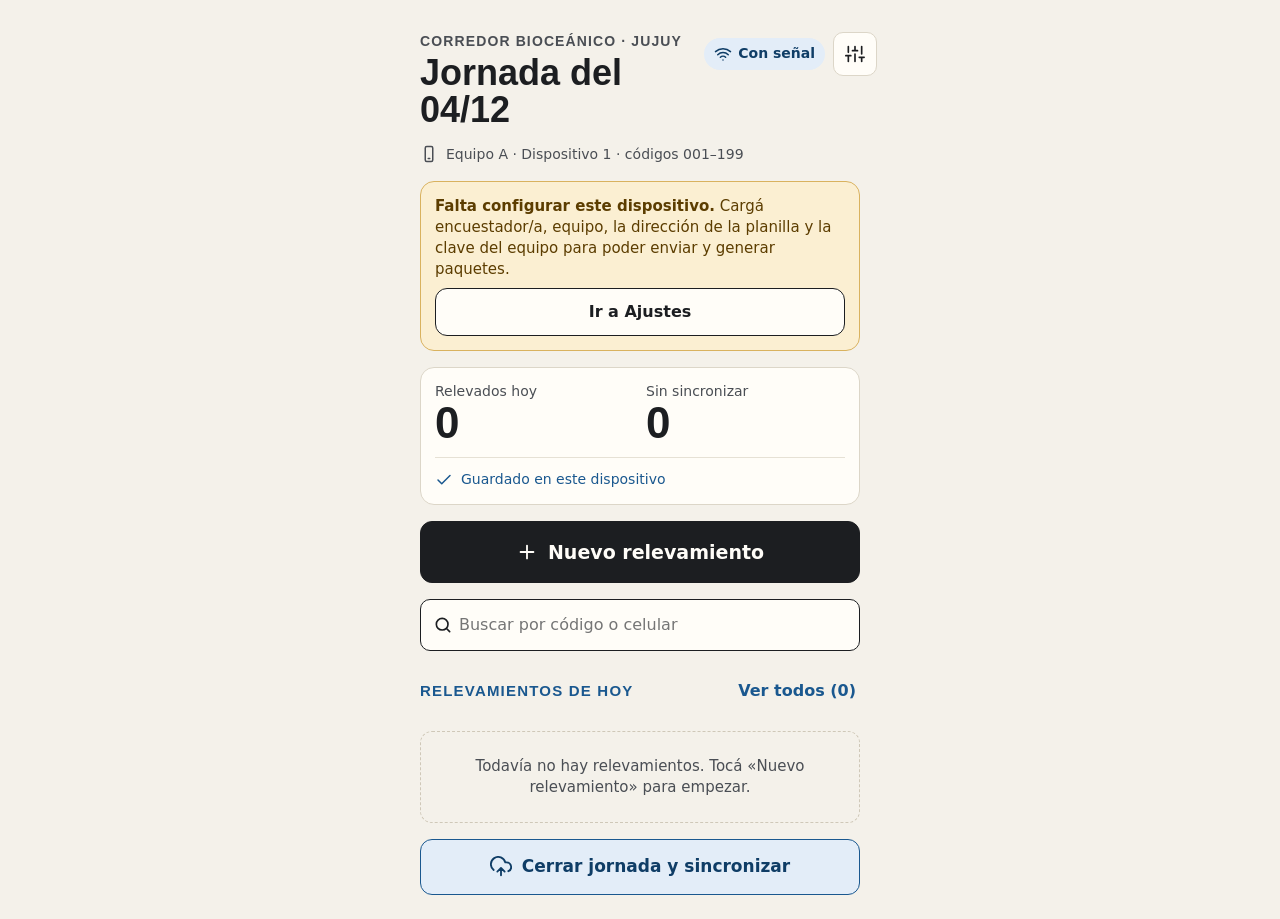
<file: index.html>
<!doctype html>
<html lang="es">
<head>
<meta charset="utf-8">
<meta name="viewport" content="width=device-width, initial-scale=1, viewport-fit=cover">
<!-- Seguridad (1.4): solo se ejecutan los programas de la propia app y solo se envían datos al script de Google. -->
<meta http-equiv="Content-Security-Policy" content="default-src 'self'; script-src 'self'; style-src 'self' 'unsafe-inline' https://fonts.googleapis.com; font-src 'self' https://fonts.gstatic.com; img-src 'self' data: blob:; media-src 'self' blob:; connect-src 'self' https://script.google.com https://script.googleusercontent.com; worker-src 'self'; manifest-src 'self'; object-src 'none'; base-uri 'none'; form-action 'none'">
<meta name="referrer" content="no-referrer">
<meta name="theme-color" content="#1C1E21">
<meta name="description" content="Relevamiento sociodemográfico y biológico de conductores de camiones del Corredor Bioceánico (Jujuy). Funciona sin conexión.">
<title>Relevamiento · Corredor Bioceánico Jujuy</title>
<link rel="manifest" href="manifest.webmanifest">
<link rel="icon" href="icons/icono-192.png" type="image/png">
<link rel="apple-touch-icon" href="icons/icono-192.png">
<link rel="preconnect" href="https://fonts.googleapis.com">
<link rel="preconnect" href="https://fonts.gstatic.com" crossorigin>
<link rel="stylesheet" href="https://fonts.googleapis.com/css2?family=Atkinson+Hyperlegible:wght@400;700&family=Barlow+Condensed:wght@600;700&family=IBM+Plex+Mono:wght@500&display=swap">
<link rel="stylesheet" href="css/estilos.css">
</head>
<body>
<div id="app" aria-live="polite"><main class="pantalla"><p>Cargando…</p></main></div>
<noscript><p style="padding:20px">Esta aplicación necesita JavaScript activado.</p></noscript>
<script src="js/config.js"></script>
<script src="js/calculos.js"></script>
<script src="js/cuestionario.js"></script>
<script src="js/registro.js"></script>
<script src="js/sync.js"></script>
<script src="js/db.js"></script>
<script src="js/grabacion.js"></script>
<script src="js/app.js"></script>
</body>
</html>
</file>
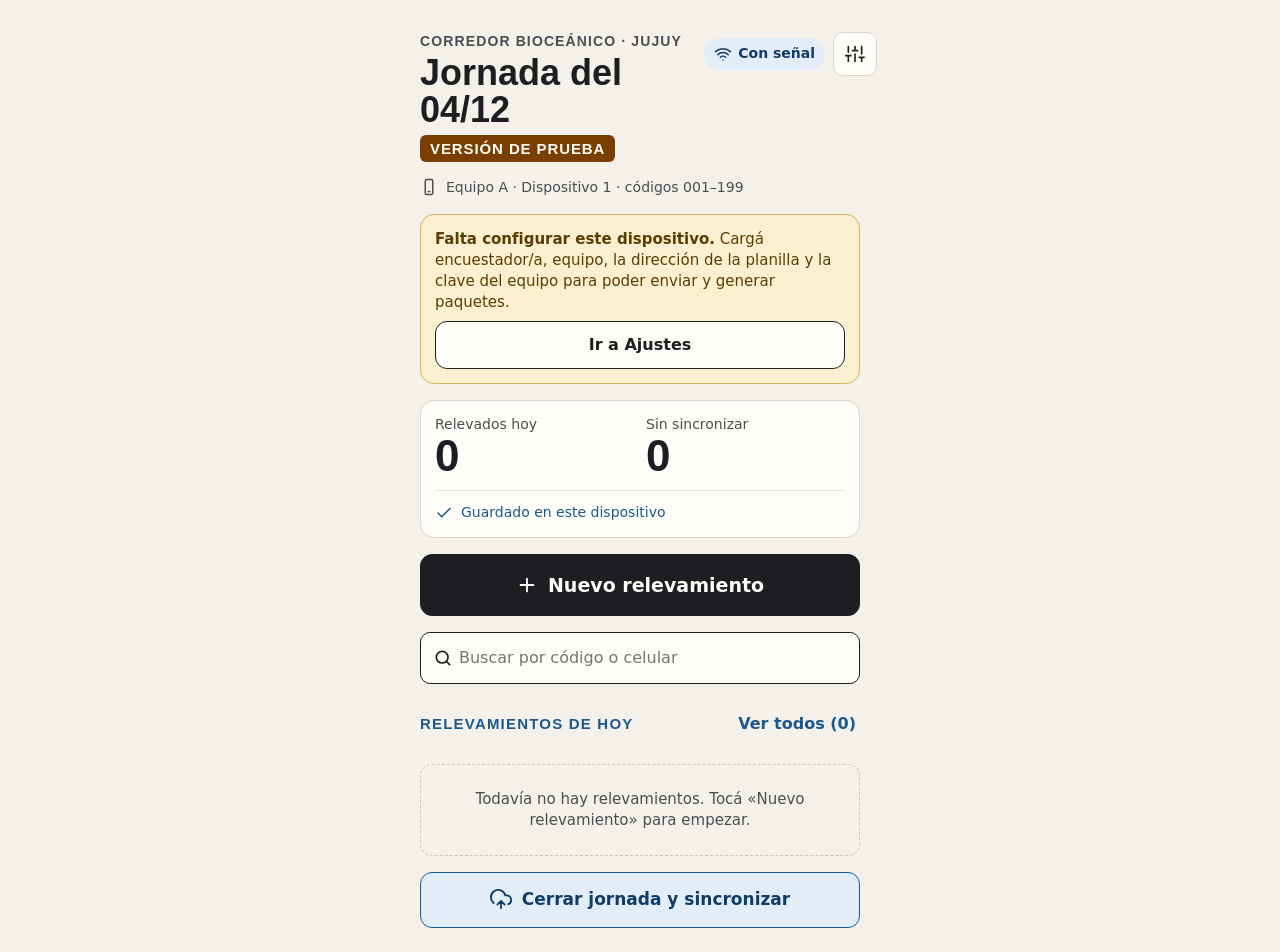
<file: prueba/index.html>
<!doctype html>
<html lang="es">
<head>
<meta charset="utf-8">
<meta name="viewport" content="width=device-width, initial-scale=1, viewport-fit=cover">
<!-- Seguridad (1.4): solo se ejecutan los programas de la propia app y solo se envían datos al script de Google. -->
<meta http-equiv="Content-Security-Policy" content="default-src 'self'; script-src 'self'; style-src 'self' 'unsafe-inline' https://fonts.googleapis.com; font-src 'self' https://fonts.gstatic.com; img-src 'self' data: blob:; media-src 'self' blob:; connect-src 'self' https://script.google.com https://script.googleusercontent.com; worker-src 'self'; manifest-src 'self'; object-src 'none'; base-uri 'none'; form-action 'none'">
<meta name="referrer" content="no-referrer">
<meta name="theme-color" content="#1C1E21">
<meta name="description" content="Relevamiento sociodemográfico y biológico de conductores de camiones del Corredor Bioceánico (Jujuy). Funciona sin conexión.">
<title>Relevamiento PRUEBA · Corredor Bioceánico Jujuy</title>
<link rel="manifest" href="manifest.webmanifest">
<link rel="icon" href="icons/icono-192.png" type="image/png">
<link rel="apple-touch-icon" href="icons/icono-192.png">
<link rel="preconnect" href="https://fonts.googleapis.com">
<link rel="preconnect" href="https://fonts.gstatic.com" crossorigin>
<link rel="stylesheet" href="https://fonts.googleapis.com/css2?family=Atkinson+Hyperlegible:wght@400;700&family=Barlow+Condensed:wght@600;700&family=IBM+Plex+Mono:wght@500&display=swap">
<link rel="stylesheet" href="css/estilos.css">
</head>
<body>
<div id="app" aria-live="polite"><main class="pantalla"><p>Cargando…</p></main></div>
<noscript><p style="padding:20px">Esta aplicación necesita JavaScript activado.</p></noscript>
<script src="js/config.js"></script>
<script src="js/calculos.js"></script>
<script src="js/cuestionario.js"></script>
<script src="js/registro.js"></script>
<script src="js/sync.js"></script>
<script src="js/db.js"></script>
<script src="js/grabacion.js"></script>
<script src="js/app.js"></script>
</body>
</html>
</file>
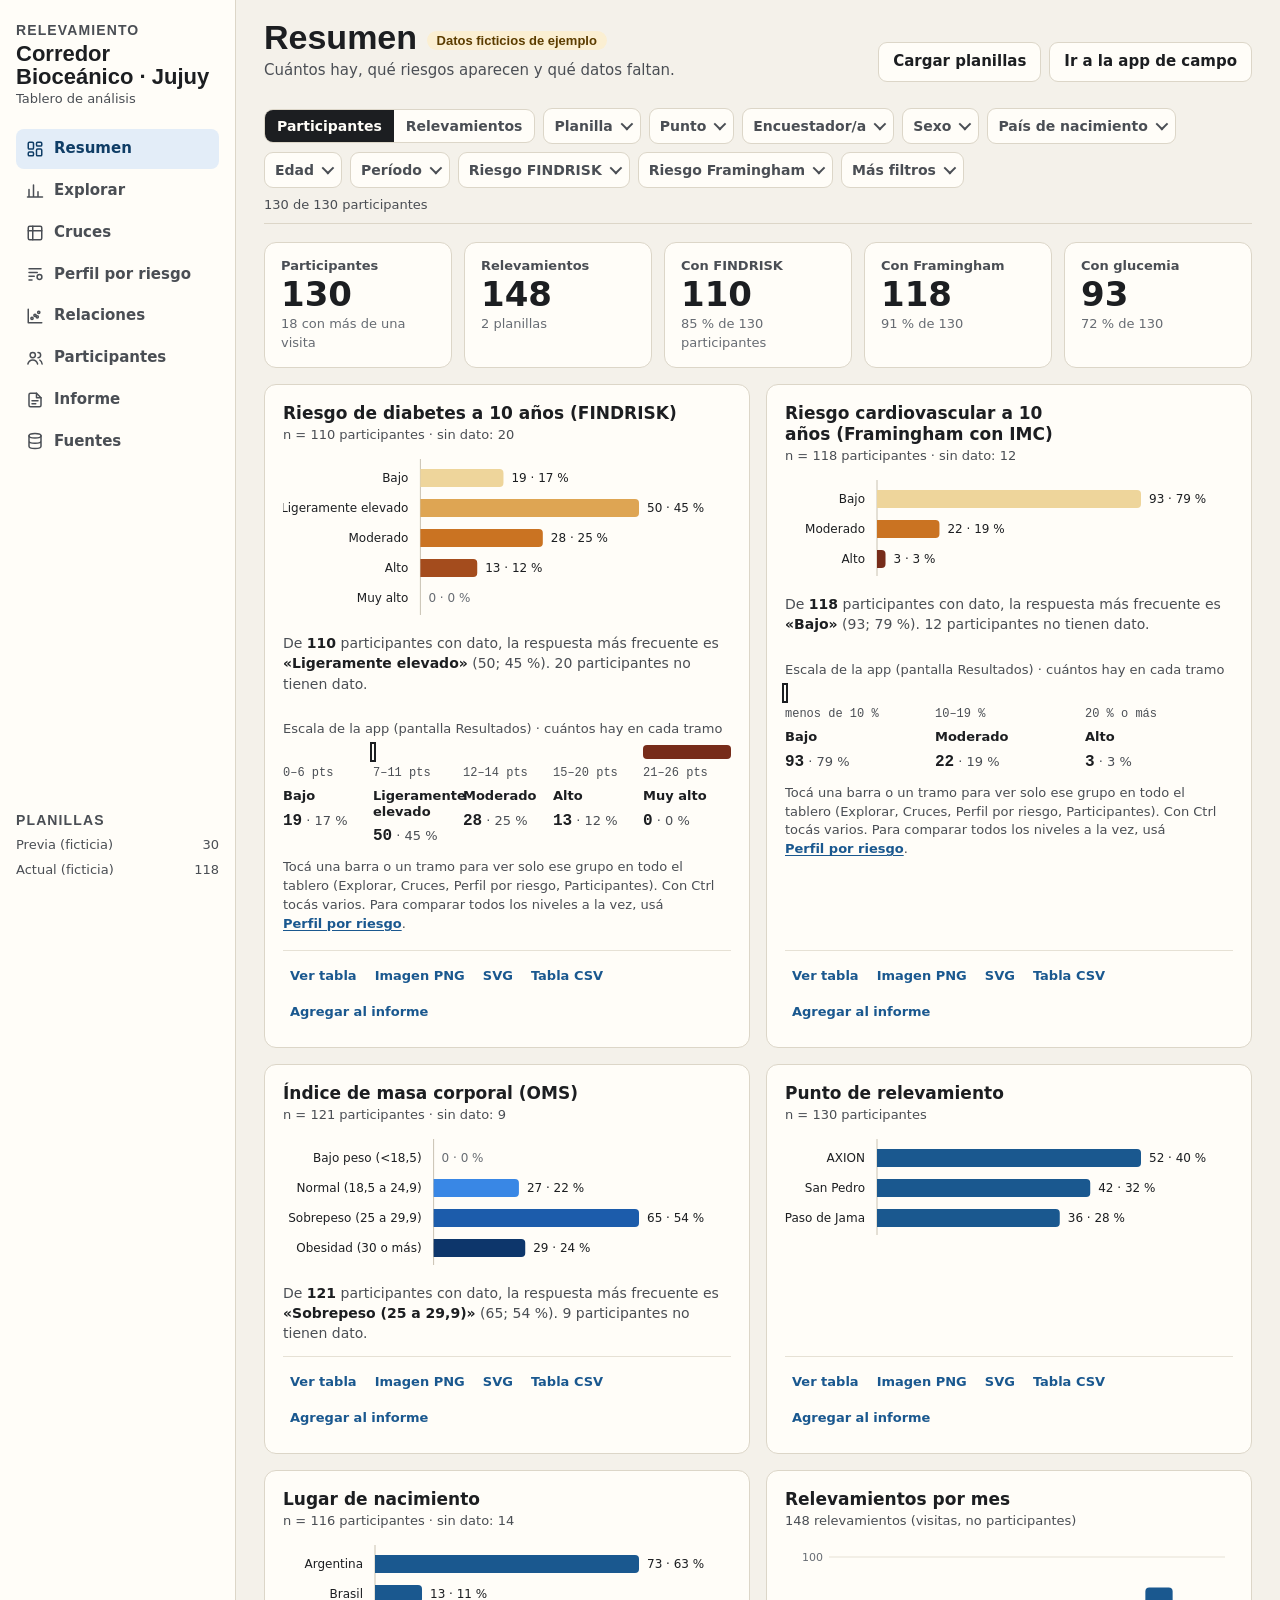
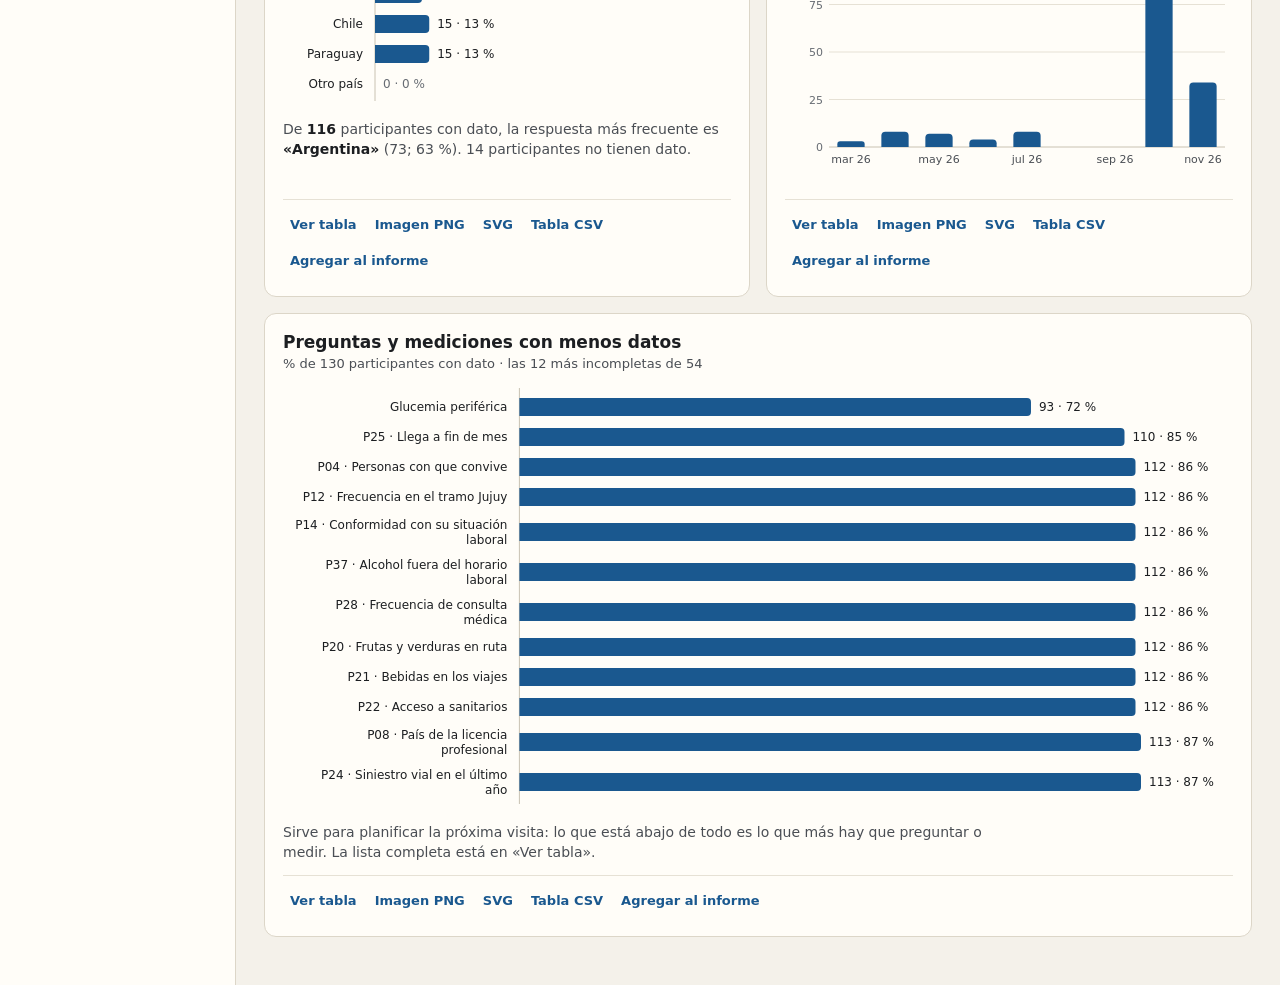
<file: tablero/index.html>
<!doctype html>
<html lang="es">
<head>
<meta charset="utf-8">
<meta name="viewport" content="width=device-width, initial-scale=1, viewport-fit=cover">
<!-- Seguridad (1.4): solo se ejecutan los programas del propio tablero y solo se piden datos al script de Google. -->
<meta http-equiv="Content-Security-Policy" content="default-src 'self'; script-src 'self'; style-src 'self' 'unsafe-inline' https://fonts.googleapis.com; font-src 'self' https://fonts.gstatic.com; img-src 'self' data: blob:; connect-src 'self' https://script.google.com https://script.googleusercontent.com; object-src 'none'; base-uri 'none'; form-action 'none'">
<meta name="referrer" content="no-referrer">
<title>Tablero del Relevamiento</title>
<meta name="description" content="Tablero de análisis del Relevamiento Corredor Bioceánico (Jujuy): carga de planillas, filtros, cruces y gráficos.">
<link rel="icon" href="../icons/icono-192.png">
<link rel="preconnect" href="https://fonts.googleapis.com">
<link rel="preconnect" href="https://fonts.gstatic.com" crossorigin>
<link rel="stylesheet" href="https://fonts.googleapis.com/css2?family=Atkinson+Hyperlegible:wght@400;700&family=Barlow+Condensed:wght@600;700&family=IBM+Plex+Mono:wght@500&display=swap">
<link rel="stylesheet" href="css/tablero.css">
</head>
<body>
<div class="marco">
  <aside class="lateral">
    <div class="marca-proyecto">
      <span class="ceja">Relevamiento</span>
      <strong>Corredor Bioceánico · Jujuy</strong>
      <span class="sub" style="font-size:13px;color:var(--tinta-2)">Tablero de análisis</span>
    </div>
    <nav class="nav" aria-label="Vistas del tablero">
      <button type="button" data-vista="resumen"><svg viewBox="0 0 24 24"><rect x="3" y="3" width="7" height="9" rx="1.5"/><rect x="14" y="3" width="7" height="5" rx="1.5"/><rect x="14" y="12" width="7" height="9" rx="1.5"/><rect x="3" y="16" width="7" height="5" rx="1.5"/></svg>Resumen</button>
      <button type="button" data-vista="explorar"><svg viewBox="0 0 24 24"><path d="M4 20V10M10 20V4M16 20v-7M22 20H2"/></svg>Explorar</button>
      <button type="button" data-vista="cruces"><svg viewBox="0 0 24 24"><rect x="3" y="3" width="18" height="18" rx="2"/><path d="M3 9h18M9 3v18"/></svg>Cruces</button>
      <button type="button" data-vista="perfil"><svg viewBox="0 0 24 24"><path d="M4 5h16M4 10h11M4 15h7M4 20h4"/><circle cx="18" cy="16" r="3.2"/></svg>Perfil por riesgo</button>
      <button type="button" data-vista="relaciones"><svg viewBox="0 0 24 24"><path d="M3 3v18h18"/><circle cx="8" cy="15" r="1.5"/><circle cx="12" cy="11" r="1.5"/><circle cx="17" cy="7" r="1.5"/><circle cx="15" cy="13" r="1.5"/></svg>Relaciones</button>
      <button type="button" data-vista="participantes"><svg viewBox="0 0 24 24"><circle cx="9" cy="8" r="3.5"/><path d="M2.5 20c.8-3.6 3.4-5.5 6.5-5.5s5.7 1.9 6.5 5.5M16 4.5a3.5 3.5 0 0 1 0 7M18.5 14.8c1.6.8 2.6 2.5 3 5.2"/></svg>Participantes</button>
      <button type="button" data-vista="informe"><svg viewBox="0 0 24 24"><path d="M14 3H6a2 2 0 0 0-2 2v14a2 2 0 0 0 2 2h12a2 2 0 0 0 2-2V9z"/><path d="M14 3v6h6M8 13h8M8 17h5"/></svg>Informe</button>
      <button type="button" data-vista="fuentes"><svg viewBox="0 0 24 24"><ellipse cx="12" cy="5" rx="8" ry="3"/><path d="M4 5v14c0 1.7 3.6 3 8 3s8-1.3 8-3V5M4 12c0 1.7 3.6 3 8 3s8-1.3 8-3"/></svg>Fuentes</button>
    </nav>
    <div class="fuentes-mini" id="fuentes-mini"></div>
  </aside>
  <main class="principal">
    <header class="cabecera">
      <div>
        <h1><span id="titulo-vista">Resumen</span> <span id="pildora-datos"></span></h1>
        <p class="bajada" id="bajada-vista"></p>
      </div>
      <div class="acciones-cab">
        <label class="btn sec"><input type="file" id="archivo" accept=".xlsx,.csv,.txt" multiple hidden>Cargar planillas</label>
        <a class="btn sec" href="../">Ir a la app de campo</a>
      </div>
    </header>
    <section class="filtros" id="filtros" aria-label="Filtros"></section>
    <div id="vista"></div>
  </main>
</div>
<div id="globo" role="tooltip" hidden></div>
<div id="aviso" role="status" hidden></div>

<script src="lib/jszip.min.js"></script>
<script src="../js/cuestionario.js"></script>
<script src="../js/calculos.js"></script>
<script src="js/estadistica.js"></script>
<script src="js/datos.js"></script>
<script src="js/graficos.js"></script>
<script src="js/ejemplo.js"></script>
<script src="js/tablero.js"></script>
</body>
</html>
</file>
<file: css/estilos.css>
/* Relevamiento · Corredor Bioceánico Jujuy — estilos de la app de campo */
:root {
  --suelo: #F4F1EA;
  --superficie: #FFFDF8;
  --tinta: #1C1E21;
  --tinta-2: #4A4E54;
  --linea: #DCD6C8;
  --linea-2: #CFC8B8;
  --borde-campo: #8A8F96;
  --azul: #1A588F;
  --azul-osc: #0F3D66;
  --azul-claro: #E3EDF8;
  --ambar: #E8A317;
  --ambar-claro: #FBEFD2;
  --ambar-osc: #5C3D00;
  --error: #9A3412;
  --r1: #EED59B; --r2: #DEA553; --r3: #CA7322; --r4: #A44C1D; --r5: #772C1A;
  --f-texto: 'Atkinson Hyperlegible', 'Segoe UI', system-ui, sans-serif;
  --f-titulo: 'Barlow Condensed', 'Arial Narrow', 'Roboto Condensed', sans-serif;
  --f-mono: 'IBM Plex Mono', ui-monospace, 'Roboto Mono', monospace;
}
* { box-sizing: border-box; }
html, body { margin: 0; background: var(--suelo); color: var(--tinta); }
body { font-family: var(--f-texto); font-size: 16px; line-height: 1.4; -webkit-text-size-adjust: 100%; }
button, input, select, textarea { font: inherit; color: inherit; }
a { color: var(--azul); }
a:hover { color: var(--azul-osc); }
:focus-visible { outline: 3px solid var(--azul); outline-offset: 2px; }
h1[tabindex="-1"]:focus { outline: none; }
[hidden] { display: none !important; }

.pantalla { max-width: 480px; margin: 0 auto; min-height: 100vh; min-height: 100dvh; padding: 20px 20px 24px;
  display: flex; flex-direction: column; gap: 16px; }
.pantalla.ancha { max-width: 720px; }

/* Encabezados */
.ceja { font-family: var(--f-titulo); font-size: 14px; font-weight: 600; letter-spacing: .08em; text-transform: uppercase; color: var(--tinta-2); }
.ceja.azul { color: var(--azul); font-size: 15px; }
h1.titulo { margin: 0; font-family: var(--f-titulo); font-size: 28px; line-height: 1.05; font-weight: 700; }
h1.titulo.grande { font-size: 36px; }
h2.seccion { margin: 0; font-family: var(--f-titulo); font-size: 15px; font-weight: 600; letter-spacing: .08em; text-transform: uppercase; color: var(--azul); }
.barra { display: flex; align-items: center; gap: 12px; min-height: 48px; }
.barra .bloque-titulo { display: flex; flex-direction: column; min-width: 0; flex: 1; }
.cabecera { display: flex; justify-content: space-between; align-items: flex-start; gap: 12px; }
.icono-btn { width: 44px; height: 44px; display: inline-flex; align-items: center; justify-content: center; flex: none;
  border-radius: 10px; color: var(--tinta); background: var(--superficie); border: 1.5px solid var(--linea); cursor: pointer; text-decoration: none; padding: 0; }
svg.ico { width: 20px; height: 20px; fill: none; stroke: currentColor; stroke-width: 2; stroke-linecap: round; stroke-linejoin: round; flex: none; }

.chip-red { display: inline-flex; align-items: center; gap: 6px; padding: 6px 10px; border-radius: 999px; font-size: 14px; font-weight: 700; flex: none; }
.chip-red.sin { background: var(--ambar-claro); color: var(--ambar-osc); }
.chip-red.con { background: var(--azul-claro); color: var(--azul-osc); }
.linea-dispositivo { display: flex; align-items: flex-start; gap: 8px; font-size: 14px; color: var(--tinta-2); }

/* Placas de código */
.placa { font-family: var(--f-mono); font-weight: 500; border: 2px solid var(--tinta); border-radius: 12px; background: var(--superficie);
  padding: 10px 14px; display: flex; flex-direction: column; align-items: center; gap: 2px; }
.placa .valor { font-size: 34px; letter-spacing: .04em; }
.placa .partes { font-family: var(--f-titulo); font-size: 14px; font-weight: 600; letter-spacing: .1em; text-transform: uppercase; color: var(--tinta-2); }
.placa-chica { font-family: var(--f-mono); font-size: 13px; font-weight: 500; padding: 4px 7px; border: 1.5px solid var(--tinta); border-radius: 6px; background: var(--superficie); flex: none; white-space: nowrap; }

/* Tarjetas */
.tarjeta { background: var(--superficie); border: 1.5px solid var(--linea); border-radius: 14px; padding: 14px; display: flex; flex-direction: column; gap: 8px; }
.tarjeta.azul { background: var(--azul-claro); border-color: var(--azul); }
.tarjeta.discontinua { border-style: dashed; border-color: #6B6F75; }
.tarjeta.aviso { background: var(--ambar-claro); border-color: #D9B25F; color: var(--ambar-osc); }
.tarjeta p { margin: 0; font-size: 15px; }
.cifras { display: grid; grid-template-columns: repeat(2, minmax(0, 1fr)); gap: 12px; }
.cifras.tres { grid-template-columns: repeat(3, minmax(0, 1fr)); }
.cifra { display: flex; flex-direction: column; }
.cifra .rotulo { font-size: 14px; color: var(--tinta-2); }
.cifra .numero { font-family: var(--f-titulo); font-size: 44px; line-height: 1; font-weight: 700; display: flex; align-items: center; gap: 8px; }
.cifras.tres .numero { font-size: 34px; }
.punto-pendiente { width: 12px; height: 12px; border-radius: 50%; background: var(--ambar); border: 2px solid var(--ambar-osc); flex: none; display: inline-block; }
.separador { border-top: 1px solid #E6E1D5; padding-top: 12px; }
.ok-linea { display: flex; align-items: center; gap: 8px; font-size: 14px; color: var(--azul); }
.error-linea { display: flex; align-items: center; gap: 8px; font-size: 14px; color: var(--error); }

/* Botones */
.btn { display: flex; align-items: center; justify-content: center; gap: 10px; min-height: 52px; padding: 0 16px; border-radius: 12px;
  font-size: 17px; font-weight: 700; text-decoration: none; cursor: pointer; border: 1.5px solid var(--tinta); background: var(--superficie); color: var(--tinta); }
.btn.primario { background: var(--tinta); color: var(--superficie); min-height: 60px; font-size: 18px; }
.btn.azul { background: var(--azul); border-color: var(--azul); color: #fff; }
.btn.azul-claro { background: var(--azul-claro); border-color: var(--azul); color: var(--azul-osc); }
.btn.chico { min-height: 44px; font-size: 15px; padding: 0 12px; }
.btn.peligro { color: var(--error); border-color: var(--error); }
.btn:disabled { opacity: .45; cursor: not-allowed; }
.fila-botones { display: grid; grid-template-columns: minmax(0, 1fr) minmax(0, 2fr); gap: 10px; }
.empujar-abajo { margin-top: auto; }
.pie-fijo { position: sticky; bottom: 0; margin: 0 -20px -24px; padding: 12px 20px 20px; background: linear-gradient(to bottom, rgba(244,241,234,0), var(--suelo) 18px); }

/* Preguntas */
fieldset.pregunta { margin: 0; padding: 0; border: 0; display: flex; flex-direction: column; gap: 8px; min-width: 0; }
fieldset.pregunta legend { padding: 0; margin-bottom: 8px; font-size: 17px; font-weight: 700; line-height: 1.35; }
.num-preg { font-family: var(--f-mono); font-size: 14px; color: var(--azul); margin-right: 6px; }
.opciones { display: flex; flex-direction: column; gap: 8px; }
.opciones.en-linea { flex-direction: row; flex-wrap: wrap; }
.opciones.grilla-2 { display: grid; grid-template-columns: repeat(2, minmax(0, 1fr)); }
.opciones.grilla-3 { display: grid; grid-template-columns: repeat(3, minmax(0, 1fr)); }
.opciones.grilla-3.primera-sola > .opcion:first-child { grid-column: 1 / -1; }
.opcion { min-height: 48px; padding: 8px 14px; border-radius: 10px; border: 1.5px solid var(--linea-2); background: var(--superficie);
  color: var(--tinta); font-size: 16px; text-align: left; display: flex; align-items: center; gap: 12px; cursor: pointer; }
.opciones.en-linea .opcion, .opciones.grilla-2 .opcion, .opciones.grilla-3 .opcion { justify-content: center; text-align: center; padding: 8px 12px; }
.opcion[aria-pressed="true"] { border-color: var(--tinta); background: var(--tinta); color: var(--superficie); font-weight: 700; }
.marca { width: 20px; height: 20px; border-radius: 50%; border: 2px solid var(--borde-campo); flex: none; }
.opcion[aria-pressed="true"] .marca { border: 6px solid var(--ambar); background: var(--tinta); }
.marca.cuadrada { border-radius: 5px; display: inline-flex; align-items: center; justify-content: center; }
.opcion[aria-pressed="true"] .marca.cuadrada { border: 2px solid var(--ambar); background: var(--ambar); }
.opcion .marca.cuadrada svg { width: 14px; height: 14px; stroke: var(--tinta); stroke-width: 3; opacity: 0; }
.opcion[aria-pressed="true"] .marca.cuadrada svg { opacity: 1; }

.campo { display: flex; flex-direction: column; gap: 4px; min-width: 0; }
.campo label, .rotulo-campo { font-size: 14px; font-weight: 700; }
.entrada { height: 52px; border: 1.5px solid var(--borde-campo); border-radius: 10px; background: var(--superficie); padding: 0 14px; font-size: 17px; width: 100%; min-width: 0; }
.entrada.mono { font-family: var(--f-mono); font-size: 20px; }
.entrada.centro { text-align: center; }
textarea.entrada { height: auto; min-height: 80px; padding: 10px 14px; resize: vertical; }
.con-unidad { display: flex; align-items: center; gap: 6px; height: 52px; border: 1.5px solid var(--borde-campo); border-radius: 10px; background: var(--superficie); padding: 0 12px; }
.con-unidad input { border: 0; outline: none; background: transparent; font-family: var(--f-mono); font-size: 20px; width: 100%; min-width: 0; padding: 0; }
.con-unidad:focus-within, .entrada:focus { border-color: var(--azul); border-width: 2px; outline: none; }
.con-unidad .unidad { font-size: 14px; color: var(--tinta-2); }
.ayuda { font-size: 13px; color: var(--tinta-2); }
.ayuda.error { color: var(--error); font-weight: 700; }
.invalido { border-color: var(--error) !important; }
.grilla-campos { display: grid; grid-template-columns: repeat(2, minmax(0, 1fr)); gap: 10px; }
.grilla-campos.tres { grid-template-columns: repeat(3, minmax(0, 1fr)); }
.fila-lista { display: grid; grid-template-columns: 116px minmax(0, 1fr); gap: 8px; align-items: center; }
.fila-lista label { font-size: 14px; line-height: 1.25; font-weight: 400; }
select.entrada { padding: 0 10px; font-size: 16px; }
.casilla-linea { display: flex; align-items: flex-start; gap: 12px; background: var(--superficie); border: 1.5px solid var(--linea); border-radius: 12px; padding: 12px 14px; }
.casilla-linea input { width: 24px; height: 24px; margin: 0; accent-color: var(--tinta); flex: none; }
.casilla-linea label { font-size: 15px; line-height: 1.35; }

/* Progreso */
.pasos { display: grid; gap: 6px; }
.paso { display: flex; flex-direction: column; gap: 4px; font-size: 13px; color: var(--tinta-2); background: none; border: 0; padding: 0; text-align: left; cursor: pointer; }
.paso .barrita { height: 6px; border-radius: 3px; background: var(--linea); }
.paso.hecho .barrita { background: var(--tinta); }
.paso.actual { color: var(--tinta); font-weight: 700; }
.paso.actual .barrita { background: var(--ambar); }
.segmentos { display: grid; gap: 4px; }
.segmento { height: 10px; border-radius: 4px; background: var(--linea); border: 0; padding: 0; cursor: pointer; }
.segmento.hecho { background: var(--tinta); }
.segmento.actual { background: var(--ambar); }
.fila-progreso { display: flex; justify-content: space-between; align-items: center; gap: 8px; font-size: 14px; }

/* Lista de relevamientos */
.lista { display: flex; flex-direction: column; gap: 8px; }
.registro { background: var(--superficie); border: 1.5px solid var(--linea); border-radius: 12px; padding: 12px 14px; display: flex; flex-direction: column; gap: 8px; text-align: left; cursor: pointer; width: 100%; }
.registro .arriba, .registro .abajo { display: flex; justify-content: space-between; align-items: center; gap: 8px; }
.registro .cod { font-family: var(--f-mono); font-size: 17px; font-weight: 500; }
.registro .hora { font-size: 14px; color: var(--tinta-2); }
.pildoras { display: flex; gap: 6px; flex-wrap: wrap; }
.pildora { padding: 1px 7px; border-radius: 6px; border: 1.5px solid var(--borde-campo); color: var(--tinta-2); font-size: 13px; font-weight: 700; }
.pildora.hecha { background: var(--tinta); border-color: var(--tinta); color: var(--superficie); }
.pildora.rechazada { border-style: dashed; }
.estado { display: inline-flex; align-items: center; gap: 6px; font-size: 13px; font-weight: 700; white-space: nowrap; }
.estado.pend { color: var(--ambar-osc); }
.estado.inc { color: var(--error); }
.estado.sinc { color: var(--azul); }
.estado .punto-pendiente { width: 10px; height: 10px; }
.vacio { text-align: center; color: var(--tinta-2); font-size: 15px; padding: 24px 8px; border: 1.5px dashed var(--linea-2); border-radius: 12px; }

/* Cálculos y resultados */
.calc { background: var(--azul-claro); border: 1.5px solid var(--azul); border-radius: 12px; padding: 12px 14px; display: flex; flex-direction: column; gap: 6px; }
.calc .titulo-calc { display: flex; align-items: center; gap: 8px; font-family: var(--f-titulo); font-size: 15px; font-weight: 600; letter-spacing: .08em; text-transform: uppercase; color: var(--azul-osc); }
.calc-fila { display: flex; justify-content: space-between; align-items: center; gap: 8px; font-size: 15px; }
.calc-fila .pts { font-family: var(--f-mono); font-size: 13px; white-space: nowrap; }
.calc .nota { font-size: 13px; color: #2B4A66; }
.resumen-pie { flex: 1; min-width: 0; display: flex; flex-direction: column; font-size: 14px; line-height: 1.3; }
.fila-pie { display: flex; align-items: center; gap: 12px; }
.resultado-cabeza { display: flex; justify-content: space-between; align-items: flex-end; gap: 12px; }
.grande-num { display: flex; align-items: baseline; gap: 4px; }
.grande-num .n { font-family: var(--f-titulo); font-size: 52px; line-height: .95; font-weight: 700; }
.grande-num .u { font-size: 15px; color: var(--tinta-2); }
.categoria { display: flex; flex-direction: column; align-items: flex-end; text-align: right; }
.categoria .c { font-family: var(--f-titulo); font-size: 28px; line-height: 1; font-weight: 700; }
.categoria .p { font-size: 14px; color: var(--tinta-2); }
.escala { display: grid; gap: 3px; margin-top: 4px; }
.escala span { height: 12px; border-radius: 3px; }
.escala .activo { box-shadow: 0 0 0 2px var(--superficie), 0 0 0 4px var(--tinta); }
.escala-rotulos { display: grid; gap: 3px; font-size: 13px; color: var(--tinta-2); text-align: center; }
.escala-rotulos .activo { color: var(--tinta); font-weight: 700; }
.detalle-pts { margin: 2px 0 0; font-size: 13px; color: var(--tinta-2); }
.etiqueta-aviso { align-self: flex-start; font-size: 13px; padding: 4px 8px; border-radius: 6px; background: var(--ambar-claro); color: var(--ambar-osc); }

/* Mensajes */
.toast { position: fixed; left: 50%; bottom: 24px; transform: translateX(-50%); max-width: calc(100% - 40px); background: var(--tinta); color: var(--superficie);
  padding: 12px 16px; border-radius: 12px; font-size: 15px; z-index: 10; box-shadow: 0 6px 24px rgba(0,0,0,.2); }
.oculto-visual { position: absolute; width: 1px; height: 1px; overflow: hidden; clip: rect(0 0 0 0); white-space: nowrap; }
.resultados-importacion { display: flex; flex-direction: column; gap: 6px; font-size: 14px; }
.mono { font-family: var(--f-mono); }
.bitacora { display: flex; flex-direction: column; gap: 6px; max-height: 300px; overflow-y: auto; overflow-wrap: anywhere; }
details.tarjeta > summary { list-style: revert; }

@media (min-width: 720px) {
  .pantalla { padding-top: 32px; }
}

/* ---------- App 1.5: botones más grandes, grabación y entrevista ---------- */
.opciones { gap: 10px; }
.opcion { min-height: 56px; font-size: 17px; border-width: 2px; border-radius: 12px; }
.opciones.grilla-2 .opcion, .opciones.grilla-3 .opcion { padding: 6px 10px; line-height: 1.2; }
.opciones.ultima-sola > .opcion:last-child { grid-column: 1 / -1; }
.btn { min-height: 56px; font-size: 17px; }
.btn.primario { min-height: 62px; font-size: 19px; }
.btn.chico { min-height: 48px; font-size: 16px; }
.pregunta legend { font-size: 18px; }
.casilla-linea.grande input { width: 30px; height: 30px; }
.casilla-linea.grande label { font-size: 17px; }

.etiqueta-prueba { align-self: flex-start; margin-top: 4px; padding: 3px 10px; border-radius: 6px; background: #7A3E00; color: #FFFDF8;
  font-family: var(--f-titulo); font-size: 15px; font-weight: 700; letter-spacing: .06em; text-transform: uppercase; }

.barra-grabacion { position: sticky; top: 0; z-index: 5; display: flex; align-items: center; gap: 10px; padding: 6px 6px 6px 14px;
  border-radius: 12px; background: var(--tinta); color: var(--superficie); font-weight: 700; }
.barra-grabacion .btn { background: transparent; color: var(--superficie); border: 2px solid var(--superficie); }
.barra-grabacion.pausada { background: #4A4E54; }
.barra-grabacion.cortada { background: #9A3412; justify-content: space-between; }
.punto-grabando { width: 14px; height: 14px; border-radius: 50%; background: #E5484D; flex: none; display: inline-block; }
.barra-grabacion:not(.pausada) .punto-grabando { animation: latido 1.2s ease-in-out infinite; }
@keyframes latido { 50% { opacity: .35; } }
@media (prefers-reduced-motion: reduce) { .barra-grabacion .punto-grabando { animation: none; } }
.punto-detener { width: 14px; height: 14px; border-radius: 3px; background: var(--superficie); flex: none; display: inline-block; }

.profundizar { background: var(--azul-claro); border: 2px solid var(--azul); border-radius: 14px; padding: 6px; display: flex; flex-direction: column; gap: 4px; }
.prof-cabeza { display: flex; align-items: center; justify-content: space-between; gap: 8px; min-height: 56px; padding: 0 8px 0 10px;
  border: 0; border-radius: 10px; background: transparent; color: var(--azul-osc); cursor: pointer; text-align: left; }
.prof-titulo { font-family: var(--f-titulo); font-size: 19px; font-weight: 700; letter-spacing: .04em; text-transform: uppercase; }
.prof-cuenta { display: flex; align-items: center; gap: 8px; flex: none; font-size: 16px; font-weight: 700; }
.prof-flecha { display: flex; width: 34px; height: 34px; border-radius: 8px; background: var(--azul-osc); color: var(--superficie);
  align-items: center; justify-content: center; font-size: 16px; }
.prof-fila { display: flex; align-items: center; gap: 12px; min-height: 56px; padding: 6px 10px; border: 0; border-radius: 10px;
  background: transparent; color: var(--tinta); font-size: 17px; line-height: 1.25; text-align: left; cursor: pointer; }
.prof-fila[aria-pressed="true"] { background: var(--superficie); }
.prof-caja { width: 32px; height: 32px; border-radius: 8px; flex: none; display: flex; align-items: center; justify-content: center;
  border: 2px solid var(--azul); background: var(--superficie); font-size: 20px; font-weight: 700; }
.prof-fila[aria-pressed="true"] .prof-caja { background: var(--azul-osc); border-color: var(--azul-osc); color: var(--superficie); }

.lista-consentimiento { margin: 0; padding-left: 20px; display: flex; flex-direction: column; gap: 4px; font-size: 16px; }
.fila-pendiente { display: flex; justify-content: space-between; align-items: center; min-height: 52px; padding: 0 4px;
  border-top: 1px solid var(--linea); font-size: 17px; color: var(--tinta); text-decoration: none; }
.fila-pendiente b { color: var(--azul); }
.opciones.primera-sola > .opcion:first-child { grid-column: 1 / -1; }

/* ---------- Hoja para el camionero (1.6) ---------- */
.hoja-camionero { background: #fff; border: 1.5px solid var(--linea); border-radius: 12px; padding: 20px 18px; display: flex; flex-direction: column; gap: 6px; }
.hoja-camionero .logo { width: 130px; height: 130px; align-self: center; }
.hoja-camionero h2 { margin: 4px 0 0; font-family: var(--f-titulo); font-size: 32px; line-height: 1.05; font-weight: 700; color: var(--azul-osc); text-align: center; }
.hoja-camionero .sub { margin: 0; text-align: center; color: var(--tinta-2); }
.hoja-camionero .meta { margin: 2px 0 8px; text-align: center; font-size: 14px; color: var(--tinta-2); }
.hoja-fila { display: flex; justify-content: space-between; align-items: baseline; gap: 12px; padding: 10px 0; border-top: 1px solid var(--linea); }
.hoja-fila .n { display: block; font-size: 13px; color: var(--tinta-2); }
.hoja-fila .v { font-family: var(--f-mono); font-size: 22px; font-weight: 600; color: var(--azul-osc); white-space: nowrap; }
.hoja-fila .u { margin-left: 5px; font-family: var(--f-texto); font-size: 14px; font-weight: 400; color: var(--tinta-2); }
.hoja-nota { margin: 6px 0 0; font-size: 14px; color: var(--tinta-2); text-align: center; }
.hoja-pie { margin: 8px 0 0; padding-top: 8px; border-top: 1px solid var(--linea); font-size: 12px; color: var(--tinta-2); text-align: center; }
@media print {
  .no-imprimir, .toast { display: none !important; }
  html, body { background: #fff; }
  .hoja-camionero { border: none; max-width: 520px; margin: 0 auto; }
}

/* 1.7: campo con botón debajo (hora de la medición): así la hora se ve entera aun en celulares angostos */
.con-boton { display: flex; flex-direction: column; gap: 6px; }
.con-boton .btn { min-height: 44px; }
</file>
<file: prueba/css/estilos.css>
/* Relevamiento · Corredor Bioceánico Jujuy — estilos de la app de campo */
:root {
  --suelo: #F4F1EA;
  --superficie: #FFFDF8;
  --tinta: #1C1E21;
  --tinta-2: #4A4E54;
  --linea: #DCD6C8;
  --linea-2: #CFC8B8;
  --borde-campo: #8A8F96;
  --azul: #1A588F;
  --azul-osc: #0F3D66;
  --azul-claro: #E3EDF8;
  --ambar: #E8A317;
  --ambar-claro: #FBEFD2;
  --ambar-osc: #5C3D00;
  --error: #9A3412;
  --r1: #EED59B; --r2: #DEA553; --r3: #CA7322; --r4: #A44C1D; --r5: #772C1A;
  --f-texto: 'Atkinson Hyperlegible', 'Segoe UI', system-ui, sans-serif;
  --f-titulo: 'Barlow Condensed', 'Arial Narrow', 'Roboto Condensed', sans-serif;
  --f-mono: 'IBM Plex Mono', ui-monospace, 'Roboto Mono', monospace;
}
* { box-sizing: border-box; }
html, body { margin: 0; background: var(--suelo); color: var(--tinta); }
body { font-family: var(--f-texto); font-size: 16px; line-height: 1.4; -webkit-text-size-adjust: 100%; }
button, input, select, textarea { font: inherit; color: inherit; }
a { color: var(--azul); }
a:hover { color: var(--azul-osc); }
:focus-visible { outline: 3px solid var(--azul); outline-offset: 2px; }
h1[tabindex="-1"]:focus { outline: none; }
[hidden] { display: none !important; }

.pantalla { max-width: 480px; margin: 0 auto; min-height: 100vh; min-height: 100dvh; padding: 20px 20px 24px;
  display: flex; flex-direction: column; gap: 16px; }
.pantalla.ancha { max-width: 720px; }

/* Encabezados */
.ceja { font-family: var(--f-titulo); font-size: 14px; font-weight: 600; letter-spacing: .08em; text-transform: uppercase; color: var(--tinta-2); }
.ceja.azul { color: var(--azul); font-size: 15px; }
h1.titulo { margin: 0; font-family: var(--f-titulo); font-size: 28px; line-height: 1.05; font-weight: 700; }
h1.titulo.grande { font-size: 36px; }
h2.seccion { margin: 0; font-family: var(--f-titulo); font-size: 15px; font-weight: 600; letter-spacing: .08em; text-transform: uppercase; color: var(--azul); }
.barra { display: flex; align-items: center; gap: 12px; min-height: 48px; }
.barra .bloque-titulo { display: flex; flex-direction: column; min-width: 0; flex: 1; }
.cabecera { display: flex; justify-content: space-between; align-items: flex-start; gap: 12px; }
.icono-btn { width: 44px; height: 44px; display: inline-flex; align-items: center; justify-content: center; flex: none;
  border-radius: 10px; color: var(--tinta); background: var(--superficie); border: 1.5px solid var(--linea); cursor: pointer; text-decoration: none; padding: 0; }
svg.ico { width: 20px; height: 20px; fill: none; stroke: currentColor; stroke-width: 2; stroke-linecap: round; stroke-linejoin: round; flex: none; }

.chip-red { display: inline-flex; align-items: center; gap: 6px; padding: 6px 10px; border-radius: 999px; font-size: 14px; font-weight: 700; flex: none; }
.chip-red.sin { background: var(--ambar-claro); color: var(--ambar-osc); }
.chip-red.con { background: var(--azul-claro); color: var(--azul-osc); }
.linea-dispositivo { display: flex; align-items: flex-start; gap: 8px; font-size: 14px; color: var(--tinta-2); }

/* Placas de código */
.placa { font-family: var(--f-mono); font-weight: 500; border: 2px solid var(--tinta); border-radius: 12px; background: var(--superficie);
  padding: 10px 14px; display: flex; flex-direction: column; align-items: center; gap: 2px; }
.placa .valor { font-size: 34px; letter-spacing: .04em; }
.placa .partes { font-family: var(--f-titulo); font-size: 14px; font-weight: 600; letter-spacing: .1em; text-transform: uppercase; color: var(--tinta-2); }
.placa-chica { font-family: var(--f-mono); font-size: 13px; font-weight: 500; padding: 4px 7px; border: 1.5px solid var(--tinta); border-radius: 6px; background: var(--superficie); flex: none; white-space: nowrap; }

/* Tarjetas */
.tarjeta { background: var(--superficie); border: 1.5px solid var(--linea); border-radius: 14px; padding: 14px; display: flex; flex-direction: column; gap: 8px; }
.tarjeta.azul { background: var(--azul-claro); border-color: var(--azul); }
.tarjeta.discontinua { border-style: dashed; border-color: #6B6F75; }
.tarjeta.aviso { background: var(--ambar-claro); border-color: #D9B25F; color: var(--ambar-osc); }
.tarjeta p { margin: 0; font-size: 15px; }
.cifras { display: grid; grid-template-columns: repeat(2, minmax(0, 1fr)); gap: 12px; }
.cifras.tres { grid-template-columns: repeat(3, minmax(0, 1fr)); }
.cifra { display: flex; flex-direction: column; }
.cifra .rotulo { font-size: 14px; color: var(--tinta-2); }
.cifra .numero { font-family: var(--f-titulo); font-size: 44px; line-height: 1; font-weight: 700; display: flex; align-items: center; gap: 8px; }
.cifras.tres .numero { font-size: 34px; }
.punto-pendiente { width: 12px; height: 12px; border-radius: 50%; background: var(--ambar); border: 2px solid var(--ambar-osc); flex: none; display: inline-block; }
.separador { border-top: 1px solid #E6E1D5; padding-top: 12px; }
.ok-linea { display: flex; align-items: center; gap: 8px; font-size: 14px; color: var(--azul); }
.error-linea { display: flex; align-items: center; gap: 8px; font-size: 14px; color: var(--error); }

/* Botones */
.btn { display: flex; align-items: center; justify-content: center; gap: 10px; min-height: 52px; padding: 0 16px; border-radius: 12px;
  font-size: 17px; font-weight: 700; text-decoration: none; cursor: pointer; border: 1.5px solid var(--tinta); background: var(--superficie); color: var(--tinta); }
.btn.primario { background: var(--tinta); color: var(--superficie); min-height: 60px; font-size: 18px; }
.btn.azul { background: var(--azul); border-color: var(--azul); color: #fff; }
.btn.azul-claro { background: var(--azul-claro); border-color: var(--azul); color: var(--azul-osc); }
.btn.chico { min-height: 44px; font-size: 15px; padding: 0 12px; }
.btn.peligro { color: var(--error); border-color: var(--error); }
.btn:disabled { opacity: .45; cursor: not-allowed; }
.fila-botones { display: grid; grid-template-columns: minmax(0, 1fr) minmax(0, 2fr); gap: 10px; }
.empujar-abajo { margin-top: auto; }
.pie-fijo { position: sticky; bottom: 0; margin: 0 -20px -24px; padding: 12px 20px 20px; background: linear-gradient(to bottom, rgba(244,241,234,0), var(--suelo) 18px); }

/* Preguntas */
fieldset.pregunta { margin: 0; padding: 0; border: 0; display: flex; flex-direction: column; gap: 8px; min-width: 0; }
fieldset.pregunta legend { padding: 0; margin-bottom: 8px; font-size: 17px; font-weight: 700; line-height: 1.35; }
.num-preg { font-family: var(--f-mono); font-size: 14px; color: var(--azul); margin-right: 6px; }
.opciones { display: flex; flex-direction: column; gap: 8px; }
.opciones.en-linea { flex-direction: row; flex-wrap: wrap; }
.opciones.grilla-2 { display: grid; grid-template-columns: repeat(2, minmax(0, 1fr)); }
.opciones.grilla-3 { display: grid; grid-template-columns: repeat(3, minmax(0, 1fr)); }
.opciones.grilla-3.primera-sola > .opcion:first-child { grid-column: 1 / -1; }
.opcion { min-height: 48px; padding: 8px 14px; border-radius: 10px; border: 1.5px solid var(--linea-2); background: var(--superficie);
  color: var(--tinta); font-size: 16px; text-align: left; display: flex; align-items: center; gap: 12px; cursor: pointer; }
.opciones.en-linea .opcion, .opciones.grilla-2 .opcion, .opciones.grilla-3 .opcion { justify-content: center; text-align: center; padding: 8px 12px; }
.opcion[aria-pressed="true"] { border-color: var(--tinta); background: var(--tinta); color: var(--superficie); font-weight: 700; }
.marca { width: 20px; height: 20px; border-radius: 50%; border: 2px solid var(--borde-campo); flex: none; }
.opcion[aria-pressed="true"] .marca { border: 6px solid var(--ambar); background: var(--tinta); }
.marca.cuadrada { border-radius: 5px; display: inline-flex; align-items: center; justify-content: center; }
.opcion[aria-pressed="true"] .marca.cuadrada { border: 2px solid var(--ambar); background: var(--ambar); }
.opcion .marca.cuadrada svg { width: 14px; height: 14px; stroke: var(--tinta); stroke-width: 3; opacity: 0; }
.opcion[aria-pressed="true"] .marca.cuadrada svg { opacity: 1; }

.campo { display: flex; flex-direction: column; gap: 4px; min-width: 0; }
.campo label, .rotulo-campo { font-size: 14px; font-weight: 700; }
.entrada { height: 52px; border: 1.5px solid var(--borde-campo); border-radius: 10px; background: var(--superficie); padding: 0 14px; font-size: 17px; width: 100%; min-width: 0; }
.entrada.mono { font-family: var(--f-mono); font-size: 20px; }
.entrada.centro { text-align: center; }
textarea.entrada { height: auto; min-height: 80px; padding: 10px 14px; resize: vertical; }
.con-unidad { display: flex; align-items: center; gap: 6px; height: 52px; border: 1.5px solid var(--borde-campo); border-radius: 10px; background: var(--superficie); padding: 0 12px; }
.con-unidad input { border: 0; outline: none; background: transparent; font-family: var(--f-mono); font-size: 20px; width: 100%; min-width: 0; padding: 0; }
.con-unidad:focus-within, .entrada:focus { border-color: var(--azul); border-width: 2px; outline: none; }
.con-unidad .unidad { font-size: 14px; color: var(--tinta-2); }
.ayuda { font-size: 13px; color: var(--tinta-2); }
.ayuda.error { color: var(--error); font-weight: 700; }
.invalido { border-color: var(--error) !important; }
.grilla-campos { display: grid; grid-template-columns: repeat(2, minmax(0, 1fr)); gap: 10px; }
.grilla-campos.tres { grid-template-columns: repeat(3, minmax(0, 1fr)); }
.fila-lista { display: grid; grid-template-columns: 116px minmax(0, 1fr); gap: 8px; align-items: center; }
.fila-lista label { font-size: 14px; line-height: 1.25; font-weight: 400; }
select.entrada { padding: 0 10px; font-size: 16px; }
.casilla-linea { display: flex; align-items: flex-start; gap: 12px; background: var(--superficie); border: 1.5px solid var(--linea); border-radius: 12px; padding: 12px 14px; }
.casilla-linea input { width: 24px; height: 24px; margin: 0; accent-color: var(--tinta); flex: none; }
.casilla-linea label { font-size: 15px; line-height: 1.35; }

/* Progreso */
.pasos { display: grid; gap: 6px; }
.paso { display: flex; flex-direction: column; gap: 4px; font-size: 13px; color: var(--tinta-2); background: none; border: 0; padding: 0; text-align: left; cursor: pointer; }
.paso .barrita { height: 6px; border-radius: 3px; background: var(--linea); }
.paso.hecho .barrita { background: var(--tinta); }
.paso.actual { color: var(--tinta); font-weight: 700; }
.paso.actual .barrita { background: var(--ambar); }
.segmentos { display: grid; gap: 4px; }
.segmento { height: 10px; border-radius: 4px; background: var(--linea); border: 0; padding: 0; cursor: pointer; }
.segmento.hecho { background: var(--tinta); }
.segmento.actual { background: var(--ambar); }
.fila-progreso { display: flex; justify-content: space-between; align-items: center; gap: 8px; font-size: 14px; }

/* Lista de relevamientos */
.lista { display: flex; flex-direction: column; gap: 8px; }
.registro { background: var(--superficie); border: 1.5px solid var(--linea); border-radius: 12px; padding: 12px 14px; display: flex; flex-direction: column; gap: 8px; text-align: left; cursor: pointer; width: 100%; }
.registro .arriba, .registro .abajo { display: flex; justify-content: space-between; align-items: center; gap: 8px; }
.registro .cod { font-family: var(--f-mono); font-size: 17px; font-weight: 500; }
.registro .hora { font-size: 14px; color: var(--tinta-2); }
.pildoras { display: flex; gap: 6px; flex-wrap: wrap; }
.pildora { padding: 1px 7px; border-radius: 6px; border: 1.5px solid var(--borde-campo); color: var(--tinta-2); font-size: 13px; font-weight: 700; }
.pildora.hecha { background: var(--tinta); border-color: var(--tinta); color: var(--superficie); }
.pildora.rechazada { border-style: dashed; }
.estado { display: inline-flex; align-items: center; gap: 6px; font-size: 13px; font-weight: 700; white-space: nowrap; }
.estado.pend { color: var(--ambar-osc); }
.estado.inc { color: var(--error); }
.estado.sinc { color: var(--azul); }
.estado .punto-pendiente { width: 10px; height: 10px; }
.vacio { text-align: center; color: var(--tinta-2); font-size: 15px; padding: 24px 8px; border: 1.5px dashed var(--linea-2); border-radius: 12px; }

/* Cálculos y resultados */
.calc { background: var(--azul-claro); border: 1.5px solid var(--azul); border-radius: 12px; padding: 12px 14px; display: flex; flex-direction: column; gap: 6px; }
.calc .titulo-calc { display: flex; align-items: center; gap: 8px; font-family: var(--f-titulo); font-size: 15px; font-weight: 600; letter-spacing: .08em; text-transform: uppercase; color: var(--azul-osc); }
.calc-fila { display: flex; justify-content: space-between; align-items: center; gap: 8px; font-size: 15px; }
.calc-fila .pts { font-family: var(--f-mono); font-size: 13px; white-space: nowrap; }
.calc .nota { font-size: 13px; color: #2B4A66; }
.resumen-pie { flex: 1; min-width: 0; display: flex; flex-direction: column; font-size: 14px; line-height: 1.3; }
.fila-pie { display: flex; align-items: center; gap: 12px; }
.resultado-cabeza { display: flex; justify-content: space-between; align-items: flex-end; gap: 12px; }
.grande-num { display: flex; align-items: baseline; gap: 4px; }
.grande-num .n { font-family: var(--f-titulo); font-size: 52px; line-height: .95; font-weight: 700; }
.grande-num .u { font-size: 15px; color: var(--tinta-2); }
.categoria { display: flex; flex-direction: column; align-items: flex-end; text-align: right; }
.categoria .c { font-family: var(--f-titulo); font-size: 28px; line-height: 1; font-weight: 700; }
.categoria .p { font-size: 14px; color: var(--tinta-2); }
.escala { display: grid; gap: 3px; margin-top: 4px; }
.escala span { height: 12px; border-radius: 3px; }
.escala .activo { box-shadow: 0 0 0 2px var(--superficie), 0 0 0 4px var(--tinta); }
.escala-rotulos { display: grid; gap: 3px; font-size: 13px; color: var(--tinta-2); text-align: center; }
.escala-rotulos .activo { color: var(--tinta); font-weight: 700; }
.detalle-pts { margin: 2px 0 0; font-size: 13px; color: var(--tinta-2); }
.etiqueta-aviso { align-self: flex-start; font-size: 13px; padding: 4px 8px; border-radius: 6px; background: var(--ambar-claro); color: var(--ambar-osc); }

/* Mensajes */
.toast { position: fixed; left: 50%; bottom: 24px; transform: translateX(-50%); max-width: calc(100% - 40px); background: var(--tinta); color: var(--superficie);
  padding: 12px 16px; border-radius: 12px; font-size: 15px; z-index: 10; box-shadow: 0 6px 24px rgba(0,0,0,.2); }
.oculto-visual { position: absolute; width: 1px; height: 1px; overflow: hidden; clip: rect(0 0 0 0); white-space: nowrap; }
.resultados-importacion { display: flex; flex-direction: column; gap: 6px; font-size: 14px; }
.mono { font-family: var(--f-mono); }
.bitacora { display: flex; flex-direction: column; gap: 6px; max-height: 300px; overflow-y: auto; overflow-wrap: anywhere; }
details.tarjeta > summary { list-style: revert; }

@media (min-width: 720px) {
  .pantalla { padding-top: 32px; }
}

/* ---------- Versión de prueba 1.5: botones más grandes, grabación y entrevista ---------- */
.opciones { gap: 10px; }
.opcion { min-height: 56px; font-size: 17px; border-width: 2px; border-radius: 12px; }
.opciones.grilla-2 .opcion, .opciones.grilla-3 .opcion { padding: 6px 10px; line-height: 1.2; }
.opciones.ultima-sola > .opcion:last-child { grid-column: 1 / -1; }
.btn { min-height: 56px; font-size: 17px; }
.btn.primario { min-height: 62px; font-size: 19px; }
.btn.chico { min-height: 48px; font-size: 16px; }
.pregunta legend { font-size: 18px; }
.casilla-linea.grande input { width: 30px; height: 30px; }
.casilla-linea.grande label { font-size: 17px; }

.etiqueta-prueba { align-self: flex-start; margin-top: 4px; padding: 3px 10px; border-radius: 6px; background: #7A3E00; color: #FFFDF8;
  font-family: var(--f-titulo); font-size: 15px; font-weight: 700; letter-spacing: .06em; text-transform: uppercase; }

.barra-grabacion { position: sticky; top: 0; z-index: 5; display: flex; align-items: center; gap: 10px; padding: 6px 6px 6px 14px;
  border-radius: 12px; background: var(--tinta); color: var(--superficie); font-weight: 700; }
.barra-grabacion .btn { background: transparent; color: var(--superficie); border: 2px solid var(--superficie); }
.barra-grabacion.pausada { background: #4A4E54; }
.barra-grabacion.cortada { background: #9A3412; justify-content: space-between; }
.punto-grabando { width: 14px; height: 14px; border-radius: 50%; background: #E5484D; flex: none; display: inline-block; }
.barra-grabacion:not(.pausada) .punto-grabando { animation: latido 1.2s ease-in-out infinite; }
@keyframes latido { 50% { opacity: .35; } }
@media (prefers-reduced-motion: reduce) { .barra-grabacion .punto-grabando { animation: none; } }
.punto-detener { width: 14px; height: 14px; border-radius: 3px; background: var(--superficie); flex: none; display: inline-block; }

.profundizar { background: var(--azul-claro); border: 2px solid var(--azul); border-radius: 14px; padding: 6px; display: flex; flex-direction: column; gap: 4px; }
.prof-cabeza { display: flex; align-items: center; justify-content: space-between; gap: 8px; min-height: 56px; padding: 0 8px 0 10px;
  border: 0; border-radius: 10px; background: transparent; color: var(--azul-osc); cursor: pointer; text-align: left; }
.prof-titulo { font-family: var(--f-titulo); font-size: 19px; font-weight: 700; letter-spacing: .04em; text-transform: uppercase; }
.prof-cuenta { display: flex; align-items: center; gap: 8px; flex: none; font-size: 16px; font-weight: 700; }
.prof-flecha { display: flex; width: 34px; height: 34px; border-radius: 8px; background: var(--azul-osc); color: var(--superficie);
  align-items: center; justify-content: center; font-size: 16px; }
.prof-fila { display: flex; align-items: center; gap: 12px; min-height: 56px; padding: 6px 10px; border: 0; border-radius: 10px;
  background: transparent; color: var(--tinta); font-size: 17px; line-height: 1.25; text-align: left; cursor: pointer; }
.prof-fila[aria-pressed="true"] { background: var(--superficie); }
.prof-caja { width: 32px; height: 32px; border-radius: 8px; flex: none; display: flex; align-items: center; justify-content: center;
  border: 2px solid var(--azul); background: var(--superficie); font-size: 20px; font-weight: 700; }
.prof-fila[aria-pressed="true"] .prof-caja { background: var(--azul-osc); border-color: var(--azul-osc); color: var(--superficie); }

.lista-consentimiento { margin: 0; padding-left: 20px; display: flex; flex-direction: column; gap: 4px; font-size: 16px; }
.fila-pendiente { display: flex; justify-content: space-between; align-items: center; min-height: 52px; padding: 0 4px;
  border-top: 1px solid var(--linea); font-size: 17px; color: var(--tinta); text-decoration: none; }
.fila-pendiente b { color: var(--azul); }
.opciones.primera-sola > .opcion:first-child { grid-column: 1 / -1; }
</file>
<file: tablero/css/tablero.css>
/* Tablero de análisis · Relevamiento Corredor Bioceánico (Jujuy)
   Misma identidad que la app de campo: papel cálido, tinta oscura, azul institucional y la escala ámbar de riesgo.
   Diseño: barra lateral con las vistas + área de trabajo con una fila de filtros que gobierna todo lo de abajo.
   En celular la barra lateral pasa a pestañas horizontales arriba. */
:root {
  --suelo: #F4F1EA;
  --superficie: #FFFDF8;
  --superficie-2: #F9F6EE;
  --tinta: #1C1E21;
  --tinta-2: #4A4E54;
  --tenue: #676C73;
  --linea: #DCD6C8;
  --grilla: #E6E1D5;
  --eje: #C9C2B2;
  --azul: #1A588F;
  --azul-osc: #0F3D66;
  --azul-claro: #E3EDF8;
  --ambar: #E8A317;
  --ambar-claro: #FBEFD2;
  --ambar-osc: #5C3D00;
  --alerta: #9A3412;
  --alerta-claro: #FBE5DA;
  --sombra: 0 1px 2px rgba(28, 30, 33, .06), 0 6px 18px rgba(28, 30, 33, .05);

  /* Gráficos (validados con el verificador de paletas: categórica, riesgo ordinal y azul ordinal) */
  --g-acento: #1A588F;
  --g-cat-1: #2a78d6; --g-cat-2: #eb6834; --g-cat-3: #1baf7a; --g-cat-4: #eda100;
  --g-cat-5: #e87ba4; --g-cat-6: #008300; --g-cat-7: #4a3aa7; --g-cat-8: #e34948;
  /* 1.7: riesgo con la MISMA escala de la app (Resultados): bajo claro → muy alto oscuro */
  --g-riesgo: #EED59B,#DEA553,#CA7322,#A44C1D,#772C1A;
  --r1: #EED59B; --r2: #DEA553; --r3: #CA7322; --r4: #A44C1D; --r5: #772C1A;
  --g-ord: #86b6ef,#6da7ec,#5598e7,#3987e5,#2a78d6,#256abf,#1c5cab,#184f95,#104281,#0d366b;

  --f-texto: 'Atkinson Hyperlegible', 'Segoe UI', system-ui, sans-serif;
  --f-titulo: 'Barlow Condensed', 'Arial Narrow', 'Roboto Condensed', sans-serif;
  --f-mono: 'IBM Plex Mono', ui-monospace, 'Roboto Mono', monospace;
}
@media (prefers-color-scheme: dark) {
  :root:not([data-theme="light"]) {
    --suelo: #131517; --superficie: #1C1F22; --superficie-2: #22262A; --tinta: #F0EDE6; --tinta-2: #C5C1B8; --tenue: #9C988F;
    --linea: #34383D; --grilla: #2B2F33; --eje: #464B51; --azul: #7DB3E8; --azul-osc: #A9CDF2; --azul-claro: #1B3149;
    --ambar: #F0B840; --ambar-claro: #3A2E12; --ambar-osc: #F6D58A; --alerta: #F29A72; --alerta-claro: #3B2219;
    --sombra: 0 1px 2px rgba(0, 0, 0, .3);
    --g-acento: #6FA8DC;
    --g-cat-1: #3987e5; --g-cat-2: #d95926; --g-cat-3: #199e70; --g-cat-4: #c98500;
    --g-cat-5: #d55181; --g-cat-6: #008300; --g-cat-7: #9085e9; --g-cat-8: #e66767;
    --g-riesgo: #89552a,#a56f45,#c28a5f,#e2a87c,#ffc699;
    --r1: #89552a; --r2: #a56f45; --r3: #c28a5f; --r4: #e2a87c; --r5: #ffc699;
    --g-ord: #1c5cab,#256abf,#2a78d6,#3987e5,#5598e7,#6da7ec,#86b6ef,#9ec5f4,#b7d3f6,#cde2fb;
    color-scheme: dark;
  }
}
:root[data-theme="dark"] {
  --suelo: #131517; --superficie: #1C1F22; --superficie-2: #22262A; --tinta: #F0EDE6; --tinta-2: #C5C1B8; --tenue: #9C988F;
  --linea: #34383D; --grilla: #2B2F33; --eje: #464B51; --azul: #7DB3E8; --azul-osc: #A9CDF2; --azul-claro: #1B3149;
  --ambar: #F0B840; --ambar-claro: #3A2E12; --ambar-osc: #F6D58A; --alerta: #F29A72; --alerta-claro: #3B2219;
  --sombra: 0 1px 2px rgba(0, 0, 0, .3);
  --g-acento: #6FA8DC;
  --g-cat-1: #3987e5; --g-cat-2: #d95926; --g-cat-3: #199e70; --g-cat-4: #c98500;
  --g-cat-5: #d55181; --g-cat-6: #008300; --g-cat-7: #9085e9; --g-cat-8: #e66767;
  --g-riesgo: #89552a,#a56f45,#c28a5f,#e2a87c,#ffc699;
  --r1: #89552a; --r2: #a56f45; --r3: #c28a5f; --r4: #e2a87c; --r5: #ffc699;
  --g-ord: #1c5cab,#256abf,#2a78d6,#3987e5,#5598e7,#6da7ec,#86b6ef,#9ec5f4,#b7d3f6,#cde2fb;
  color-scheme: dark;
}

* { box-sizing: border-box; }
html, body { margin: 0; }
body { background: var(--suelo); color: var(--tinta); font-family: var(--f-texto); font-size: 15px; line-height: 1.45; -webkit-text-size-adjust: 100%; }
button, input, select, textarea { font: inherit; color: inherit; }
a { color: var(--azul); }
:focus-visible { outline: 3px solid var(--azul); outline-offset: 2px; }
[hidden] { display: none !important; }
h1, h2, h3 { text-wrap: balance; }
.mono { font-family: var(--f-mono); }
.num { font-variant-numeric: tabular-nums; }

/* ---------- Marco ---------- */
.marco { display: grid; grid-template-columns: 236px minmax(0, 1fr); min-height: 100vh;
  background: linear-gradient(90deg, var(--superficie) 0 235px, var(--linea) 235px 236px, transparent 236px); }
.lateral { background: var(--superficie); border-right: 1px solid var(--linea); align-self: start; padding-block: 20px; padding-inline: 16px;
  display: flex; flex-direction: column; gap: 20px; position: sticky; top: 0; height: 100vh; overflow-y: auto; }
.marca-proyecto { display: flex; flex-direction: column; gap: 2px; }
.ceja { font-family: var(--f-titulo); font-size: 14px; font-weight: 600; letter-spacing: .08em; text-transform: uppercase; color: var(--tinta-2); }
.marca-proyecto strong { font-family: var(--f-titulo); font-size: 22px; line-height: 1.05; font-weight: 700; }
.nav { display: flex; flex-direction: column; gap: 2px; }
.nav button { display: flex; align-items: center; gap: 10px; width: 100%; text-align: left; border: 0; background: none; padding: 9px 10px;
  border-radius: 8px; cursor: pointer; color: var(--tinta-2); font-weight: 700; }
.nav button:hover { background: var(--superficie-2); color: var(--tinta); }
.nav button[aria-current="page"] { background: var(--azul-claro); color: var(--azul-osc); }
.nav svg { width: 18px; height: 18px; flex: none; fill: none; stroke: currentColor; stroke-width: 2; stroke-linecap: round; stroke-linejoin: round; }
.fuentes-mini { margin-top: auto; display: flex; flex-direction: column; gap: 6px; font-size: 13px; color: var(--tinta-2); }
.fuentes-mini .fila { display: flex; justify-content: space-between; gap: 8px; }
.fuentes-mini .fila span:first-child { overflow: hidden; text-overflow: ellipsis; white-space: nowrap; }

.principal { min-width: 0; padding-block: 20px 48px; padding-inline: 28px; display: flex; flex-direction: column; gap: 18px; max-width: 1320px; width: 100%; }
.cabecera { display: flex; justify-content: space-between; align-items: flex-end; gap: 16px; flex-wrap: wrap; }
.cabecera h1 { margin: 0; font-family: var(--f-titulo); font-size: 34px; line-height: 1; font-weight: 700; }
.cabecera .bajada { margin: 6px 0 0; color: var(--tinta-2); max-width: 70ch; }
.acciones-cab { display: flex; gap: 8px; flex-wrap: wrap; }
.pildora { display: inline-flex; align-items: center; gap: 6px; padding: 3px 10px; border-radius: 999px; font-size: 13px; font-weight: 700; vertical-align: middle; }
.pildora.ejemplo { background: var(--ambar-claro); color: var(--ambar-osc); }
.pildora.real { background: var(--azul-claro); color: var(--azul-osc); }

/* ---------- Botones ---------- */
.btn { display: inline-flex; align-items: center; justify-content: center; gap: 8px; min-height: 40px; padding: 8px 14px; border-radius: 9px;
  border: 1.5px solid var(--tinta); background: var(--tinta); color: var(--superficie); font-weight: 700; cursor: pointer; text-decoration: none; }
.btn:hover { background: var(--tinta-2); border-color: var(--tinta-2); }
.btn.sec { background: var(--superficie); color: var(--tinta); border-color: var(--linea); }
.btn.sec:hover { border-color: var(--tinta-2); }
.btn.chico { min-height: 32px; padding: 4px 10px; font-size: 13px; border-radius: 7px; }
.btn.fantasma { background: none; border-color: transparent; color: var(--azul); padding-inline: 6px; }
.btn.fantasma:hover { background: var(--azul-claro); }
.btn svg { width: 16px; height: 16px; fill: none; stroke: currentColor; stroke-width: 2; stroke-linecap: round; stroke-linejoin: round; }
.btn[disabled] { opacity: .5; cursor: not-allowed; }

/* ---------- Filtros ---------- */
.filtros { position: sticky; top: 0; z-index: 5; background: var(--suelo); padding-block: 8px;
  display: flex; flex-wrap: wrap; align-items: center; gap: 8px; border-bottom: 1px solid var(--linea); }
.segmentado { display: inline-flex; border: 1.5px solid var(--linea); border-radius: 9px; overflow: hidden; background: var(--superficie); }
.segmentado button { border: 0; background: none; padding: 6px 12px; cursor: pointer; font-weight: 700; color: var(--tinta-2); font-size: 14px; }
.segmentado button[aria-pressed="true"] { background: var(--tinta); color: var(--superficie); }
details.filtro { position: relative; }
details.filtro > summary { list-style: none; cursor: pointer; display: inline-flex; align-items: center; gap: 6px; padding: 6px 10px; min-height: 36px;
  border: 1.5px solid var(--linea); border-radius: 9px; background: var(--superficie); font-weight: 700; font-size: 14px; color: var(--tinta-2); }
details.filtro > summary::-webkit-details-marker { display: none; }
details.filtro > summary::after { content: ''; width: 7px; height: 7px; border-right: 2px solid currentColor; border-bottom: 2px solid currentColor; transform: rotate(45deg) translateY(-2px); margin-left: 2px; }
details.filtro.activo > summary { border-color: var(--azul); color: var(--azul-osc); background: var(--azul-claro); }
.cuenta { font-family: var(--f-mono); font-size: 12px; background: var(--azul); color: var(--superficie); border-radius: 999px; padding: 0 6px; }
.menu { position: absolute; top: calc(100% + 6px); left: 0; z-index: 20; min-width: 240px; max-width: min(360px, 86vw); max-height: 320px; overflow: auto;
  background: var(--superficie); border: 1px solid var(--linea); border-radius: 10px; box-shadow: var(--sombra); padding: 8px; display: flex; flex-direction: column; gap: 2px; }
.menu label { display: flex; align-items: flex-start; gap: 8px; padding: 6px 6px; border-radius: 6px; cursor: pointer; font-size: 14px; }
.menu label:hover { background: var(--superficie-2); }
.menu label .n { margin-left: auto; color: var(--tenue); font-size: 12px; font-variant-numeric: tabular-nums; }
.menu input[type="checkbox"] { margin-top: 3px; accent-color: var(--azul); }
.menu .rango { display: flex; gap: 8px; align-items: center; padding: 4px; }
.menu .rango input { width: 100%; min-width: 0; padding: 6px 8px; border: 1.5px solid var(--linea); border-radius: 7px; background: var(--superficie); }
.menu .pie-menu { display: flex; justify-content: space-between; border-top: 1px solid var(--linea); margin-top: 4px; padding-top: 6px; }
.resumen-filtros { flex-basis: 100%; font-size: 13px; color: var(--tinta-2); display: flex; gap: 8px; align-items: center; flex-wrap: wrap; }

/* ---------- Tarjetas ---------- */
.tarjeta { background: var(--superficie); border: 1px solid var(--linea); border-radius: 12px; padding: 18px; display: flex; flex-direction: column; gap: 12px; min-width: 0; }
.tarjeta > header h3, .tarjeta h3 { margin: 0; font-size: 17px; line-height: 1.25; }
.tarjeta .sub { margin: 2px 0 0; font-size: 13px; color: var(--tinta-2); }
.ceja-seccion { font-family: var(--f-titulo); font-size: 15px; font-weight: 600; letter-spacing: .08em; text-transform: uppercase; color: var(--azul); margin: 6px 0 -4px; }
.rejilla { display: grid; grid-template-columns: repeat(2, minmax(0, 1fr)); gap: 16px; align-items: stretch; }
#vista { display: flex; flex-direction: column; gap: 16px; min-width: 0; }
.rejilla .ancha { grid-column: 1 / -1; }
.kpis { display: grid; grid-template-columns: repeat(auto-fit, minmax(170px, 1fr)); gap: 12px; }
.kpi { background: var(--superficie); border: 1px solid var(--linea); border-radius: 12px; padding: 14px 16px; display: flex; flex-direction: column; gap: 2px; }
.kpi .rotulo { font-size: 13px; color: var(--tinta-2); font-weight: 700; }
.kpi .valor { font-size: 34px; line-height: 1.05; font-weight: 700; }
.kpi .detalle { font-size: 13px; color: var(--tenue); }
.lienzo { position: relative; min-width: 0; }
.lienzo svg { width: 100%; height: auto; }
.lienzo .marca { transition: opacity .12s; }
.lienzo .marca:hover { opacity: .78; }
.vacio { padding: 18px; border: 1.5px dashed var(--linea); border-radius: 10px; color: var(--tinta-2); font-size: 14px; background: var(--superficie-2); }
.lectura { margin: 0; font-size: 14px; color: var(--tinta-2); max-width: 80ch; }
.lectura strong { color: var(--tinta); }
.acciones { display: flex; gap: 4px; flex-wrap: wrap; border-top: 1px solid var(--grilla); padding-top: 10px; margin-top: auto; }
.prueba { font-size: 14px; background: var(--superficie-2); border: 1px solid var(--grilla); border-radius: 10px; padding: 10px 12px; }
.prueba.cuidado { background: var(--ambar-claro); border-color: transparent; color: var(--ambar-osc); }

/* ---------- Controles de cada vista ---------- */
.controles { display: flex; flex-wrap: wrap; gap: 12px; align-items: flex-end; }
.campo { display: flex; flex-direction: column; gap: 4px; min-width: 0; max-width: 460px; }
.controles .campo, .form-fila .campo { flex: 1 1 260px; }
.campo > span { font-size: 13px; font-weight: 700; color: var(--tinta-2); }
select.entrada, input.entrada, textarea.entrada { width: 100%; padding: 8px 10px; border: 1.5px solid var(--linea); border-radius: 9px; background: var(--superficie); min-height: 40px; }
select.entrada:hover, input.entrada:hover { border-color: var(--tinta-2); }
.chips { display: flex; flex-wrap: wrap; gap: 6px; }
.chip { border: 1.5px solid var(--linea); background: var(--superficie); border-radius: 999px; padding: 4px 12px; font-size: 13px; cursor: pointer; color: var(--tinta-2); font-weight: 700; }
.chip:hover { border-color: var(--azul); color: var(--azul-osc); }
.casilla { display: inline-flex; gap: 8px; align-items: center; font-size: 14px; }

/* ---------- Tablas ---------- */
.desplazable { overflow-x: auto; max-width: 100%; }
table.datos { border-collapse: collapse; width: 100%; font-size: 13.5px; font-variant-numeric: tabular-nums; }
table.datos th, table.datos td { padding: 7px 10px; border-bottom: 1px solid var(--grilla); text-align: left; vertical-align: top; }
table.datos th { font-size: 12.5px; color: var(--tinta-2); font-weight: 700; background: var(--superficie-2); position: sticky; top: 0; }
table.datos td.n, table.datos th.n { text-align: right; white-space: nowrap; }
table.datos td.mono { white-space: nowrap; }
table.datos tr.total td { font-weight: 700; border-top: 1.5px solid var(--eje); }
table.datos th button { border: 0; background: none; font-weight: 700; color: inherit; cursor: pointer; padding: 0; }
.celda-calor { position: relative; }
.etiqueta-riesgo { display: inline-flex; align-items: center; gap: 6px; white-space: nowrap; }
.etiqueta-riesgo i { width: 10px; height: 10px; border-radius: 3px; display: inline-block; }
.barra-mini { display: inline-block; height: 8px; border-radius: 4px; background: var(--g-acento); vertical-align: middle; margin-right: 6px; }

/* ---------- Fuentes ---------- */
.zona-carga { border: 2px dashed var(--eje); border-radius: 12px; padding: 22px; text-align: center; background: var(--superficie-2); display: flex; flex-direction: column; gap: 10px; align-items: center; }
.zona-carga.encima { border-color: var(--azul); background: var(--azul-claro); }
.form-fila { display: flex; gap: 10px; flex-wrap: wrap; align-items: flex-end; }

/* ---------- Informe ---------- */
.item-informe { display: flex; flex-direction: column; gap: 10px; }
.item-informe .imagen { background: #fff; border: 1px solid var(--linea); border-radius: 10px; padding: 8px; overflow-x: auto; }
.item-informe .imagen svg { width: 100%; height: auto; display: block; }

/* ---------- Globo y avisos ---------- */
#globo { position: fixed; z-index: 50; pointer-events: none; background: var(--tinta); color: var(--superficie); font-size: 13px; padding: 6px 9px; border-radius: 7px; max-width: 280px; box-shadow: var(--sombra); }
#aviso { position: fixed; left: 50%; bottom: calc(18px + env(safe-area-inset-bottom, 0px)); transform: translateX(-50%); z-index: 60; background: var(--tinta); color: var(--superficie);
  padding: 10px 16px; border-radius: 10px; font-weight: 700; font-size: 14px; max-width: min(520px, 92vw); box-shadow: var(--sombra); }
.nota-privacidad { font-size: 13px; color: var(--tinta-2); display: flex; gap: 8px; align-items: flex-start; }

/* ---------- Celular y tablet ---------- */
@media (max-width: 1100px) { .rejilla { grid-template-columns: minmax(0, 1fr); } }
@media (max-width: 820px) {
  .marco { grid-template-columns: minmax(0, 1fr); background: none; }
  .lateral { position: sticky; top: 0; z-index: 10; height: auto; flex-direction: row; align-items: center; gap: 10px; padding-block: 8px; padding-inline: 16px; border-right: 0; border-bottom: 1px solid var(--linea); overflow-x: auto; }
  .marca-proyecto, .fuentes-mini { display: none; }
  .nav { flex-direction: row; gap: 4px; }
  .nav button { white-space: nowrap; padding: 8px 10px; }
  .principal { padding-inline: 16px; padding-block: 16px 40px; }
  .filtros { position: static; margin-block: 0; }
  .cabecera h1 { font-size: 28px; }
  .kpi .valor { font-size: 28px; }
  .tarjeta { padding: 14px; }
}

@media (prefers-reduced-motion: reduce) { * { transition: none !important; } }

@media print {
  .lateral, .filtros, .cabecera .acciones-cab, .no-imprimir, #globo, #aviso { display: none !important; }
  .marco { display: block; }
  body { background: #fff; color: #000; }
  .principal { padding: 0; max-width: none; }
  .item-informe { break-inside: avoid; }
}

/* ---------- 1.7: escala de riesgo como en la pantalla de Resultados de la app ---------- */
.escala-app { margin: 14px 0 4px; }
.escala-app .titulo-escala { font-size: 13px; color: var(--tinta-2); margin: 0 0 6px; }
.escala-app .tramos { display: grid; gap: 2px; }
.escala-app .tramo { display: flex; flex-direction: column; gap: 6px; min-width: 0; }
.escala-app .color { height: 14px; border-radius: 4px; }
.escala-app .mayor .color { outline: 2px solid var(--tinta); outline-offset: 1px; }
.escala-app .rango { font-family: var(--f-mono); font-size: 12px; color: var(--tinta-2); }
.escala-app .cat { font-size: 13px; font-weight: 700; color: var(--tinta); line-height: 1.2; }
.escala-app .cifra { font-size: 13px; color: var(--tinta-2); }
.escala-app .cifra b { font-family: var(--f-mono); color: var(--tinta); font-size: 16px; }
@media (max-width: 560px) { .escala-app .tramos { grid-template-columns: 1fr !important; } .escala-app .tramo { flex-direction: row; align-items: baseline; flex-wrap: wrap; } .escala-app .color { width: 40px; flex: none; } }

/* ---------- 1.7.2 · Filtro cruzado y Perfil por riesgo ---------- */
.lienzo .filtrable { cursor: pointer; outline: none; }
.lienzo .filtrable:hover, .lienzo .filtrable:focus-visible { fill: var(--g-acento); fill-opacity: .08; }
.lienzo .filtrable:focus-visible { stroke: var(--azul); stroke-width: 2; }
.escala-app button.tramo { font: inherit; text-align: left; background: none; border: 0; padding: 4px; margin: -4px; border-radius: 6px; cursor: pointer; color: inherit; }
.escala-app button.tramo:hover { background: var(--azul-claro); }
.escala-app button.tramo:focus-visible { outline: 2px solid var(--azul); outline-offset: 1px; }
.escala-app .tramo.elegido { background: var(--azul-claro); box-shadow: inset 0 0 0 2px var(--azul); }
.escala-app .tramo.atenuado { opacity: .45; }
.pista-filtro { font-size: 13px; color: var(--tinta-2); margin: 10px 0 0; }
.enlace { font: inherit; border: 0; background: none; padding: 0; color: var(--azul); font-weight: 700; cursor: pointer; text-decoration: underline; text-underline-offset: 2px; text-align: left; }
.enlace:hover { color: var(--azul-osc); }
.chip.activo { border-color: var(--azul); background: var(--azul-claro); color: var(--azul-osc); }
.chip:disabled { opacity: .45; cursor: default; }
.chips > .sub { align-self: center; margin-right: 4px; }
.punto-riesgo { display: inline-block; width: 11px; height: 11px; border-radius: 3px; margin-right: 6px; vertical-align: -1px; flex: none; box-shadow: inset 0 0 0 1px rgba(0, 0, 0, .12); }
.filtro.riesgo .menu label { align-items: center; }
table.perfil { font-size: 13px; }
table.perfil th.nivel button { display: inline-flex; flex-direction: column; align-items: flex-end; gap: 2px; text-align: right; padding: 2px 4px; border-radius: 6px; }
table.perfil th.nivel button:hover { background: var(--azul-claro); }
table.perfil th.nivel.elegido { box-shadow: inset 0 -3px 0 var(--azul); }
table.perfil .n-col { display: block; font-weight: 400; font-family: var(--f-mono); font-size: 11.5px; color: var(--tenue); }
table.perfil tr.var th { background: var(--superficie-2); color: var(--tinta); font-size: 13.5px; position: static; padding-top: 10px; }
table.perfil tr.var td { background: var(--superficie-2); font-family: var(--f-mono); }
table.perfil td.cat { padding-left: 22px; color: var(--tinta); }
table.perfil tr.tenue td { color: var(--tenue); font-size: 12px; }
table.perfil td.elegido { box-shadow: inset 2px 0 0 var(--azul), inset -2px 0 0 var(--azul); }
table.perfil .p-baja { font-weight: 700; color: var(--tinta); }
.etiqueta-comp { display: inline-block; font-size: 11px; font-weight: 700; color: var(--azul-osc); background: var(--azul-claro); border-radius: 999px; padding: 1px 8px; margin-left: 6px; vertical-align: 1px; }
.etiqueta-comp.gris { color: var(--tinta-2); background: var(--superficie); border: 1px solid var(--linea); }
.tabla-informe h3 { margin: 0 0 4px; }
@media print { .pista-filtro { display: none; } }

/* 1.9.0 · Marca del tipo de prueba en Perfil por riesgo: P = paramétrica, NP = no paramétrica */
.tipo-p { display: inline-block; margin-left: 4px; padding: 0 4px; border-radius: 4px; font-size: 10px; font-weight: 700;
  letter-spacing: .02em; color: var(--tinta-2); border: 1px solid var(--grilla); vertical-align: 1px; cursor: help; }
</file>
